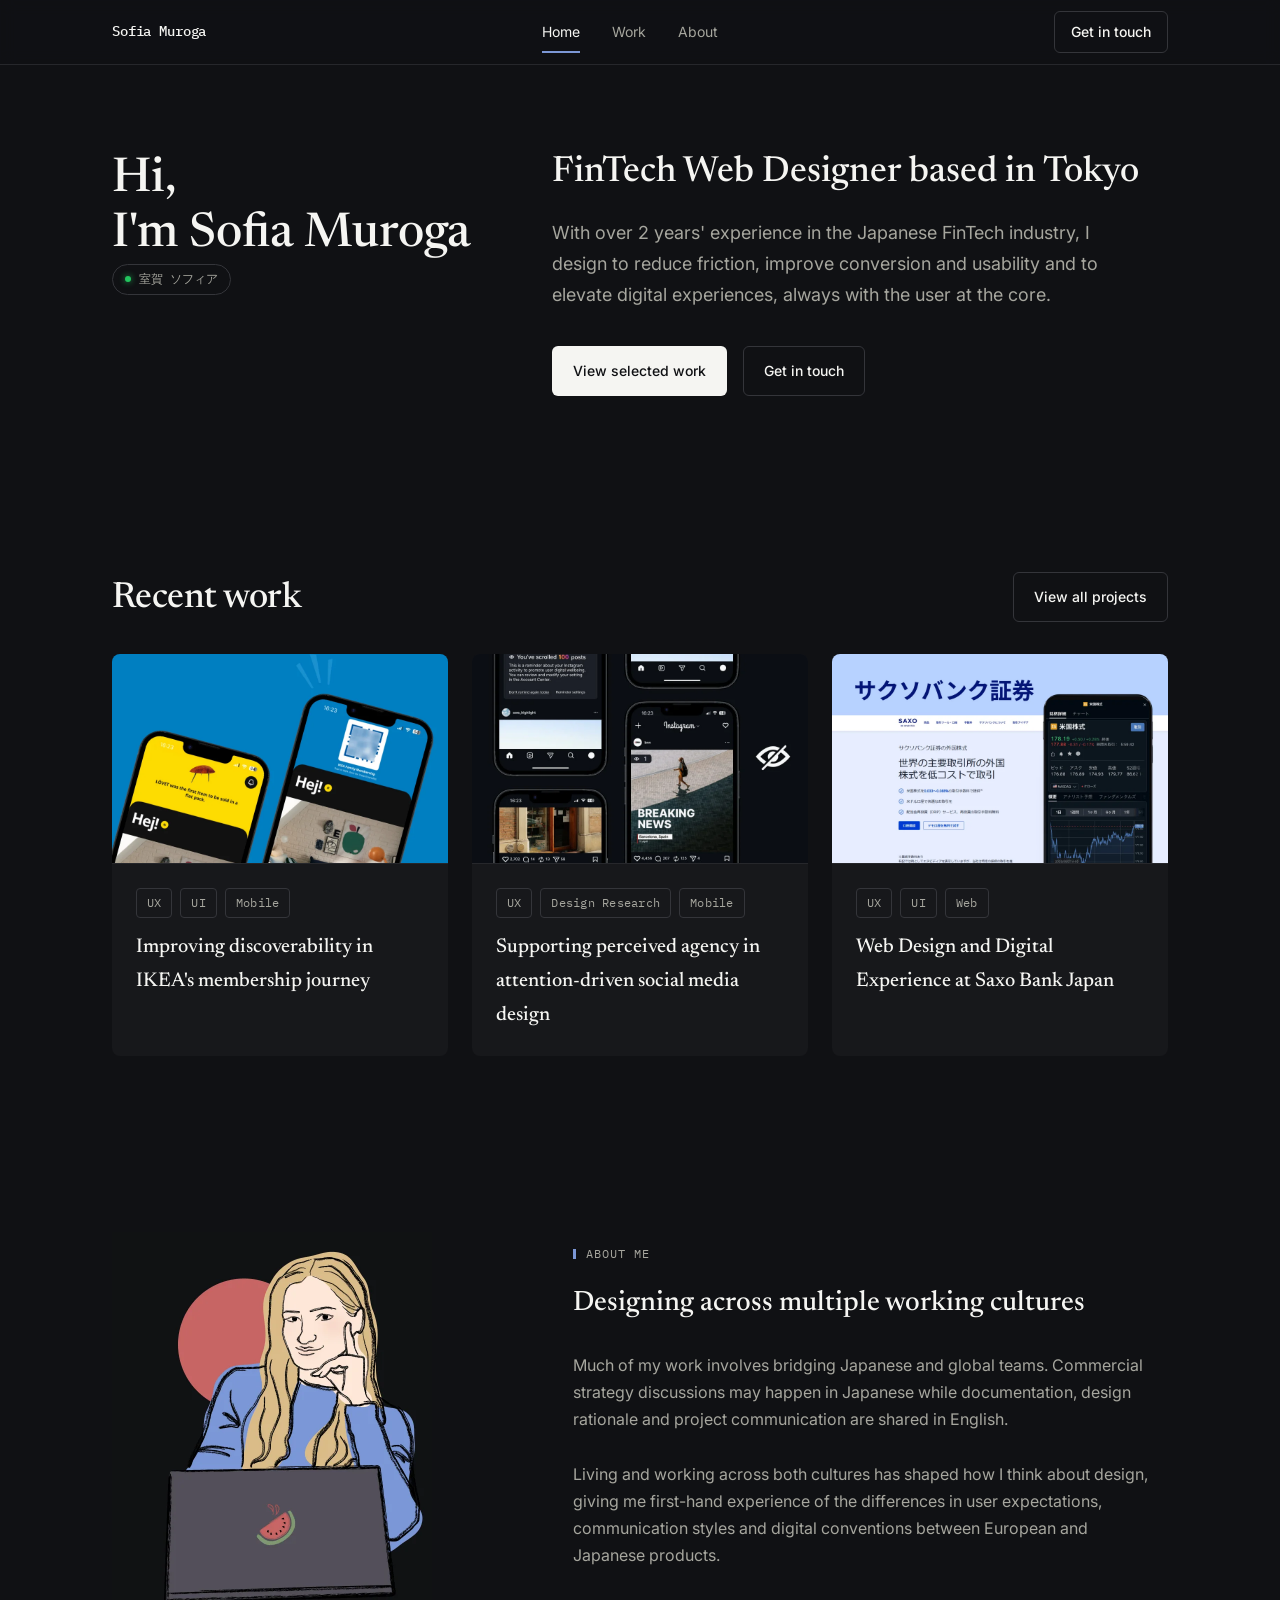
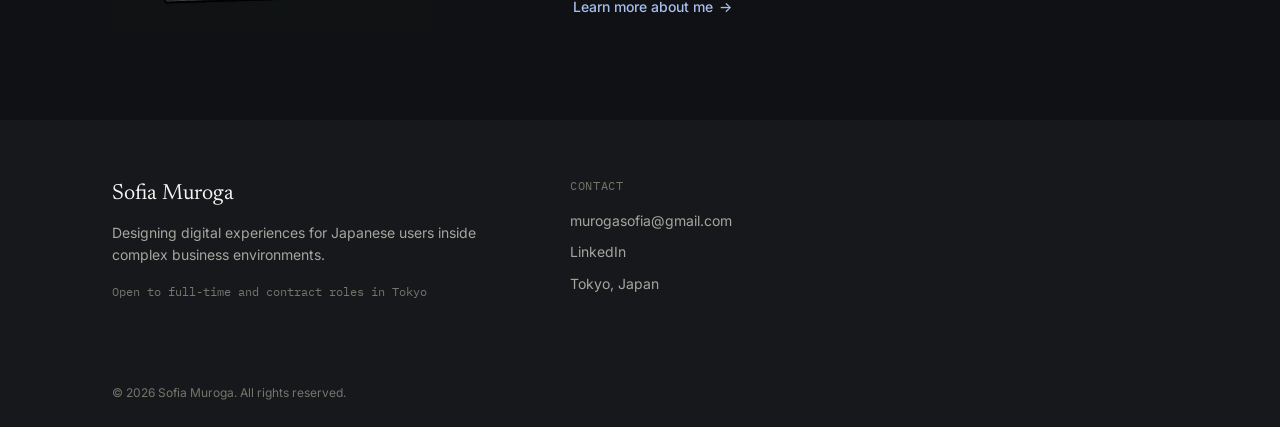
<file: index.html>
<!doctype html>
<html lang="en">
<head>
  <meta charset="UTF-8" />
  <meta name="viewport" content="width=device-width, initial-scale=1" />
  <meta name="robots" content="noindex, nofollow, noarchive, nosnippet, noimageindex" />
  <title>Sofia Muroga | Web Designer</title>

  <link rel="icon" href="favicon.svg" type="image/svg+xml" />

  <!-- Fonts (Google Fonts CDN) -->
  <link rel="preconnect" href="https://fonts.googleapis.com" />
  <link rel="preconnect" href="https://fonts.gstatic.com" crossorigin />
  <link href="https://fonts.googleapis.com/css2?family=Newsreader:wght@400;500;600&family=Inter:wght@400;500;600&family=IBM+Plex+Mono:wght@400;500&display=swap" rel="stylesheet" />

  <link rel="stylesheet" href="css/styles.css" />

</head>
<body data-page="home">
  <a href="#main-content" class="skip-link">Skip to main content</a>

  <header class="navbar">
    <nav aria-label="Primary" class="container navbar__inner">
      <a href="index.html" class="navbar__logo">
        Sofia Muroga
      </a>

      <ul class="navbar__links">
        <li><a href="index.html" aria-current="page">Home</a></li>
        <li><a href="projects.html">Work</a></li>
        <li><a href="about.html">About</a></li>
      </ul>

      <div class="navbar__cta">
        <a href="about.html#talk" class="btn btn--secondary btn--sm">Get in touch</a>
      </div>

      <button type="button" class="navbar__toggle" id="navToggle" aria-expanded="false" aria-controls="mobileNav" aria-label="Open menu">
        <svg class="navbar__icon-open" width="20" height="20" viewBox="0 0 20 20" fill="none" aria-hidden="true">
          <path d="M2.5 5.5H17.5M2.5 10H17.5M2.5 14.5H17.5" stroke="currentColor" stroke-width="1.5" stroke-linecap="round"/>
        </svg>
          <svg class="navbar__icon-close" width="20" height="20" viewBox="0 0 20 20" fill="none" aria-hidden="true">
            <path d="M4 4L16 16M16 4L4 16" stroke="currentColor" stroke-width="1.5" stroke-linecap="round"/>
        </svg>
      </button>
    </nav>

    <div id="mobileNav" class="navbar__mobile">
      <ul>
        <li><a href="index.html">Home</a></li>
        <li><a href="projects.html">Work</a></li>
        <li><a href="about.html">About</a></li>
      </ul>
      <a href="about.html#talk" class="btn btn--primary btn--block">Get in touch</a>
    </div>
  </header>

  <main id="main-content">
    <!-- Hero -->
    <section class="section hero">
      <div class="container hero__grid">
        <div class="bg-wm">
          <h1>Hi,<br>I'm Sofia Muroga</h1>

          <div class="hero__pill">
            <span class="hero__dot" aria-hidden="true"></span>
            室賀 ソフィア
          </div>
        </div>

        <div>
          <h2>FinTech Web Designer based in Tokyo</h2>
          <p class="hero__lede">
            With over 2 years' experience in the Japanese FinTech industry, I design to reduce friction, improve conversion and usability and to elevate digital experiences, always with the user at the core.
          </p>
          <div class="hero__actions">
            <a href="projects.html" class="btn btn--primary">View selected work</a>
            <a href="about.html#talk" class="btn btn--secondary">Get in touch</a>
          </div>
        </div>
      </div>
    </section>

    <!-- Selected work -->
    <section class="section">
      <div class="container">
        <div class="row-between">
          <div class="section-title">
            <h2>Recent work</h2>
          </div>
          <a href="projects.html" class="btn btn--secondary">View all projects</a>
        </div>

        <div class="project-grid">
          <a href="projects/checkout-redesign.html" class="card card--interactive project-card">
            <div class="project-card__media">
              <img src="images/projects/checkout-redesign/thumb.webp" alt="Preview thumbnail of the checkout redesign" width="960" height="720" loading="lazy" />
            </div>
            <div class="project-card__body">
              <div class="project-card__tags">
                <span class="tag">UX</span>
                <span class="tag">UI</span>
                <span class="tag">Mobile</span>
              </div>
              <h3>Improving discoverability in IKEA's membership journey</h3>
            </div>
          </a>

          <a href="projects/scroll-redesign.html" class="card card--interactive project-card" style="transition-delay:0.08s;">
            <div class="project-card__media">
              <img src="images/projects/scroll-redesign/thumb.webp" alt="Preview thumbnail of the scroll redesign" width="960" height="720" loading="lazy" />
            </div>
            <div class="project-card__body">
              <div class="project-card__tags">
                <span class="tag">UX</span>
                <span class="tag">Design Research</span>
                <span class="tag">Mobile</span>
              </div>
              <h3>Supporting perceived agency in attention-driven social media design</h3>
            </div>
          </a>

          <a href="projects/design-work.html" class="card card--interactive project-card" style="transition-delay:0.16s;">
            <div class="project-card__media">
              <img src="images/projects/design-work/thumb.webp" alt="Preview thumbnail of the web design work" width="960" height="720" loading="lazy" />
            </div>
            <div class="project-card__body">
              <div class="project-card__tags">
                <span class="tag">UX</span>
                <span class="tag">UI</span>
                <span class="tag">Web</span>
              </div>
              <h3>Web Design and Digital Experience at Saxo Bank Japan</h3>
            </div>
          </a>
        </div>
      </div>
    </section>

    <!-- About preview -->
    <section class="section">
      <div class="container photo-text-grid">
        <div class="photo-frame photo-frame--sm">
          <img src="images/misc/portrait.webp" alt="Hand-drawn photo of Sofia Muroga" loading="lazy" />
        </div>
        <div>
          <p class="eyebrow">About Me</p>
          <h2 style="font-size:1.75rem;">Designing across multiple working cultures</h2>
          <p style="margin-top:1.5rem; max-width:36rem; color:var(--ink-muted); line-height:1.7;">
            Much of my work involves bridging Japanese and global teams. 
            Commercial strategy discussions may happen in Japanese while documentation, design rationale and project communication are shared in English.
            <br><br>Living and working across both cultures has shaped how I think about design, giving me first-hand experience of the differences in user expectations, communication styles and digital conventions between European and Japanese products.
          </p>
          <div style="margin-top:1.5rem;">
            <a href="about.html" class="link-arrow">Learn more about me <span aria-hidden="true">→</span></a>
          </div>
        </div>
      </div>
    </section>

  </main>

  <footer class="footer">
    <div class="container footer__grid">
      <div class="footer__brand">
        <p>Sofia Muroga</p>
        <p class="tagline">Designing digital experiences for Japanese users inside complex business environments.</p>
        <p class="availability">Open to full-time and contract roles in Tokyo</p>
      </div>

      <div class="footer__col">
        <p class="mono-label footer__col-title">Contact</p>
        <ul>
          <li><a href="mailto:murogasofia@gmail.com">murogasofia@gmail.com</a></li>
          <li><a href="https://www.linkedin.com/in/sofia-muroga-201073151" target="_blank" rel="noreferrer noopener">LinkedIn</a></li>
          <li>Tokyo, Japan</li>
        </ul>
      </div>
    </div>

    <div class="container footer__bottom">
      <p data-footer-year>© 2026 Sofia Muroga. All rights reserved.</p>
    </div>
  </footer>

  <script src="js/main.js" defer></script>
</body>
</html>
</file>
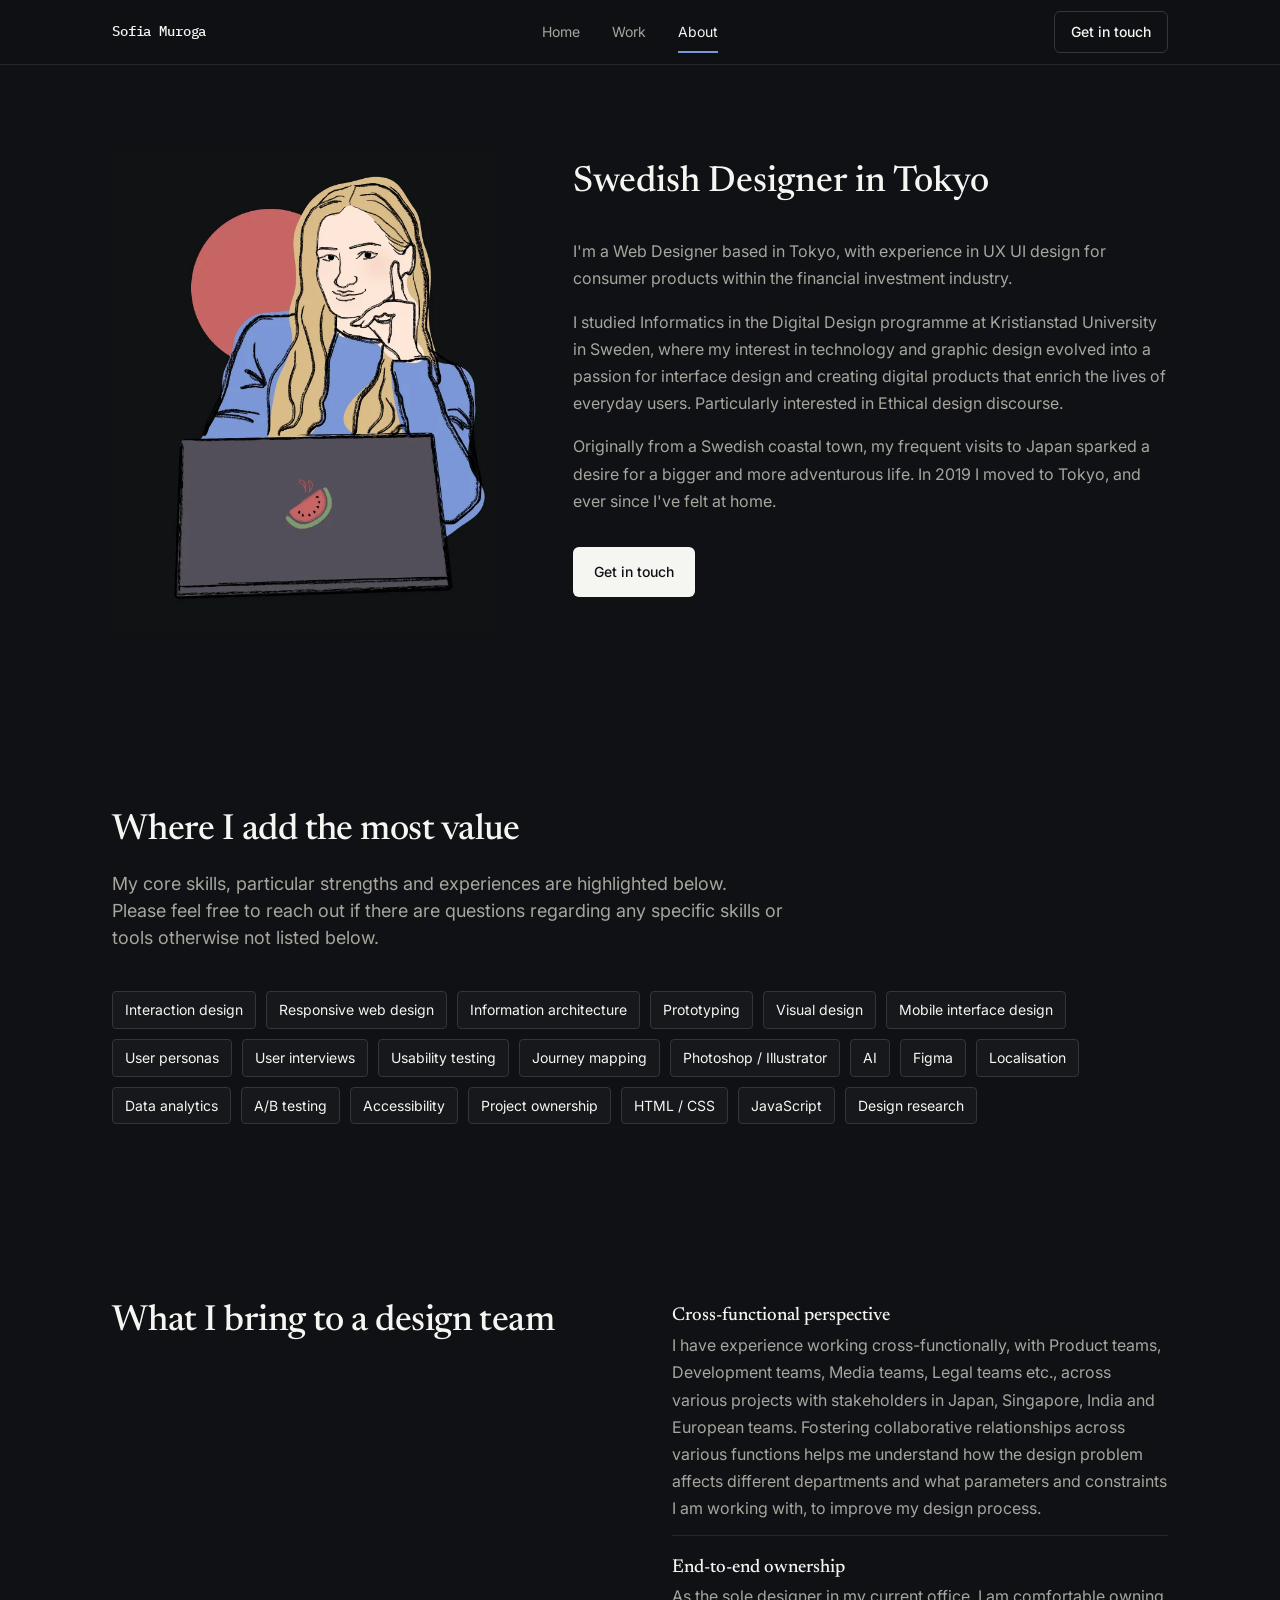
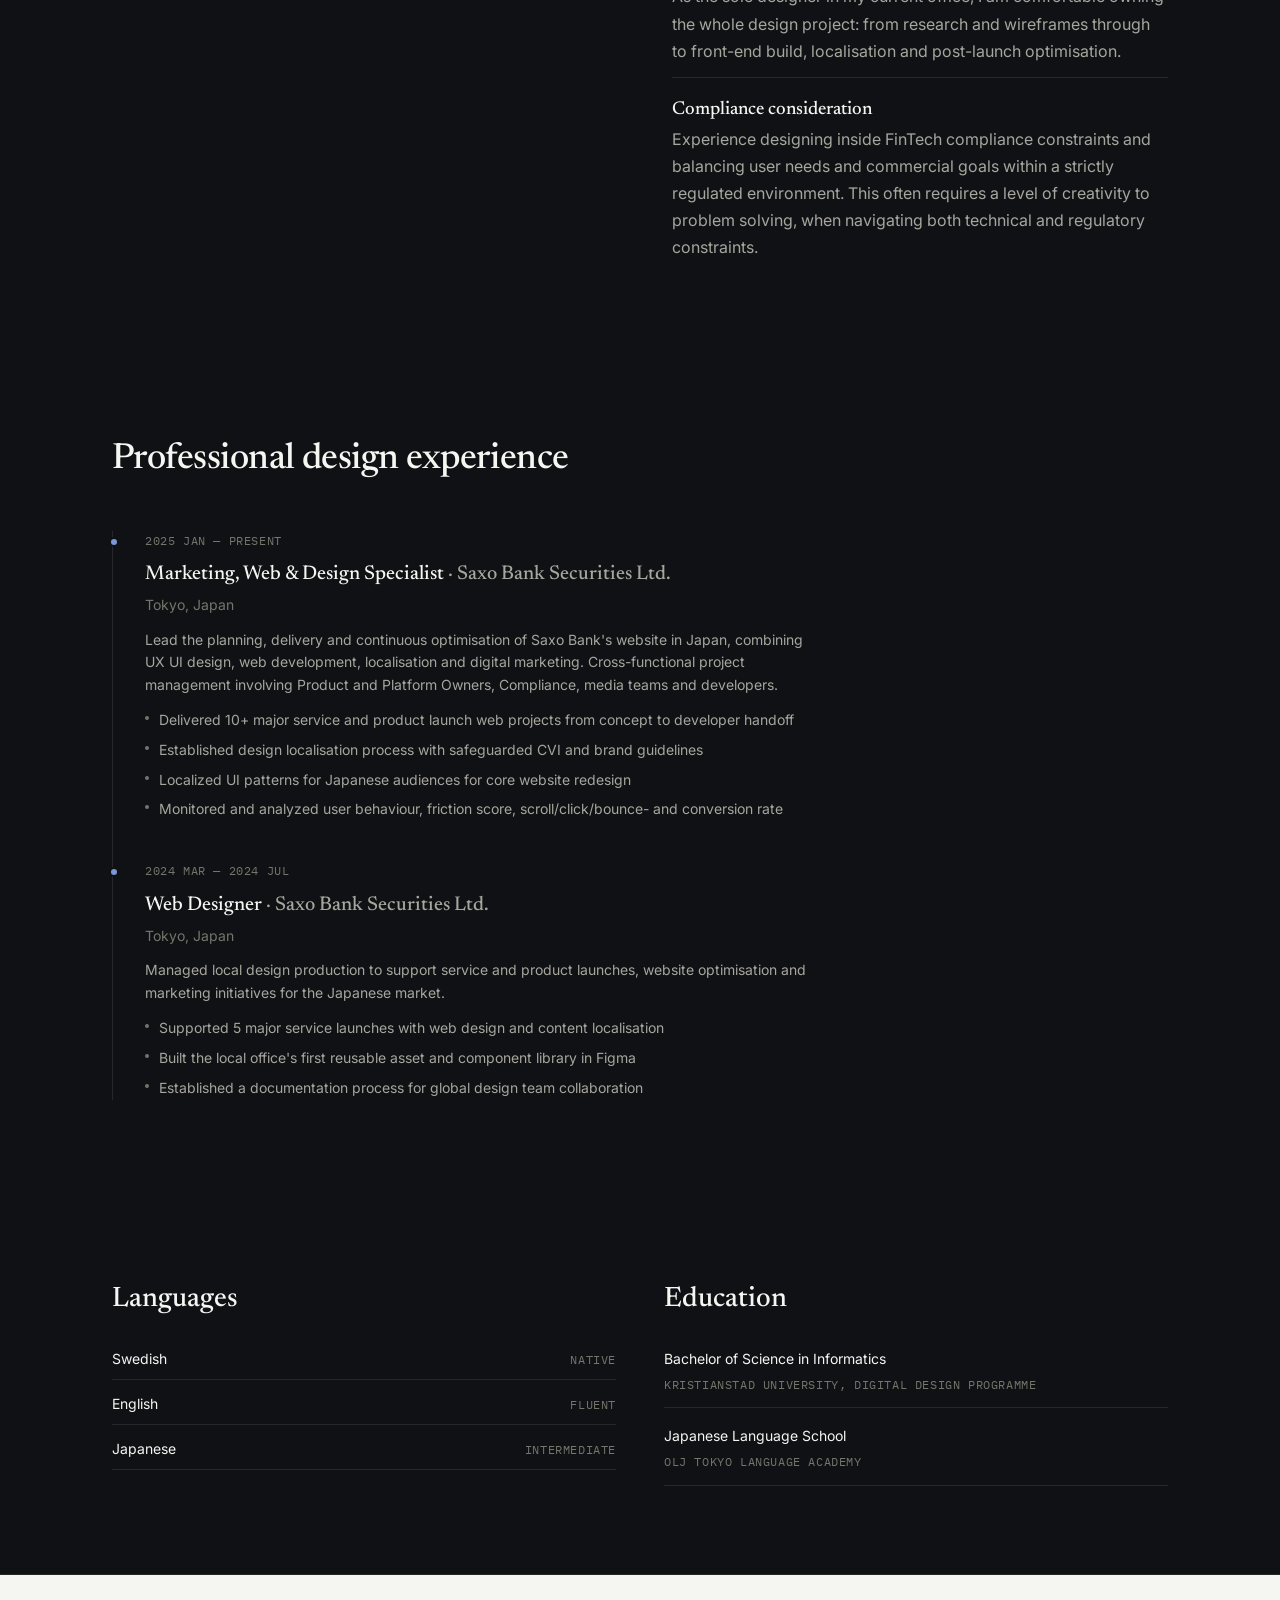
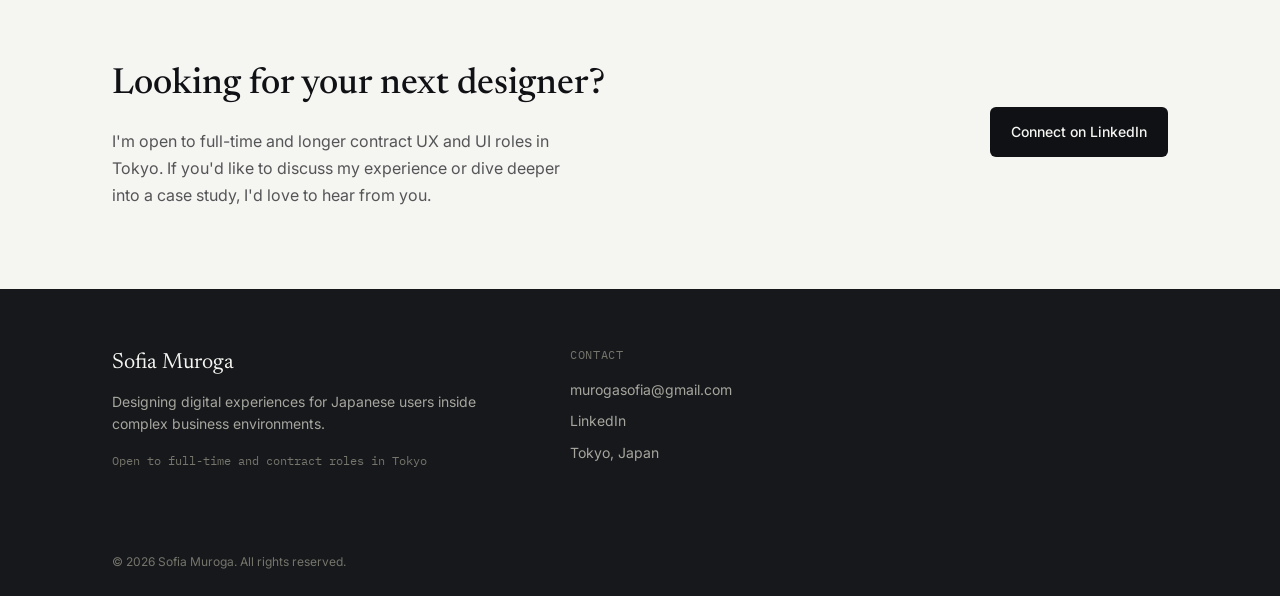
<file: about.html>
<!doctype html>
<html lang="en">
<head>
  <meta charset="UTF-8" />
  <meta name="viewport" content="width=device-width, initial-scale=1" />
  <meta name="robots" content="noindex, nofollow, noarchive, nosnippet, noimageindex" />
  <title>About | Sofia Muroga</title>

  <link rel="icon" href="favicon.svg" type="image/svg+xml" />

  <!-- Fonts (Google Fonts CDN) -->
  <link rel="preconnect" href="https://fonts.googleapis.com" />
  <link rel="preconnect" href="https://fonts.gstatic.com" crossorigin />
  <link href="https://fonts.googleapis.com/css2?family=Newsreader:wght@400;500;600&family=Inter:wght@400;500;600&family=IBM+Plex+Mono:wght@400;500&display=swap" rel="stylesheet" />

  <link rel="stylesheet" href="css/styles.css" />

</head>
<body data-page="about">
  <a href="#main-content" class="skip-link">Skip to main content</a>
  <header class="navbar">
    <nav aria-label="Primary" class="container navbar__inner">
      <a href="index.html" class="navbar__logo">
        Sofia Muroga
      </a>

      <ul class="navbar__links">
        <li><a href="index.html">Home</a></li>
        <li><a href="projects.html">Work</a></li>
        <li><a href="about.html" aria-current="page">About</a></li>
      </ul>

      <div class="navbar__cta">
        <a href="about.html#talk" class="btn btn--secondary btn--sm">Get in touch</a>
      </div>

      <button type="button" class="navbar__toggle" id="navToggle" aria-expanded="false" aria-controls="mobileNav" aria-label="Open menu">
        <svg class="navbar__icon-open" width="20" height="20" viewBox="0 0 20 20" fill="none" aria-hidden="true">
          <path d="M2.5 5.5H17.5M2.5 10H17.5M2.5 14.5H17.5" stroke="currentColor" stroke-width="1.5" stroke-linecap="round"/>
        </svg>
	<svg class="navbar__icon-close" width="20" height="20" viewBox="0 0 20 20" fill="none" aria-hidden="true">
		<path d="M4 4L16 16M16 4L4 16" stroke="currentColor" stroke-width="1.5" stroke-linecap="round"/>
        </svg>
      </button>
    </nav>

    <div id="mobileNav" class="navbar__mobile">
      <ul>
        <li><a href="index.html">Home</a></li>
        <li><a href="projects.html">Work</a></li>
        <li><a href="about.html">About</a></li>
      </ul>
      <a href="about.html#talk" class="btn btn--primary btn--block">Get in touch</a>
    </div>
  </header>

  <main id="main-content">
    <!-- Background -->
    <section class="section">
      <div class="container photo-text-grid photo-text-grid--start">
        <div class="photo-frame photo-frame--lg">
          <img src="images/misc/portrait.webp" alt="Hand-drawn photo of Sofia Muroga" loading="lazy" />
        </div>
        <div>
          <h2 style="font-size:2.25rem;">Swedish Designer in Tokyo</h2>
          <div class="prose-muted" style="margin-top:1.5rem; max-width:42rem;">
            <p>I'm a Web Designer based in Tokyo, with experience in UX UI design for consumer products within the financial investment industry.</p>
            <p>I studied Informatics in the Digital Design programme at Kristianstad University in Sweden, where my interest in technology and graphic design evolved into a passion for interface design and creating digital products that enrich the lives of everyday users. 
              Particularly interested in Ethical design discourse.</p>
            <p>Originally from a Swedish coastal town, my frequent visits to Japan sparked a desire for a bigger and more adventurous life. 
              In 2019 I moved to Tokyo, and ever since I've felt at home.</p>
          </div>

          <div style="margin-top:2rem; display:flex; flex-wrap:wrap; gap:1rem;">
            <a href="#talk" class="btn btn--primary">Get in touch</a>
          </div>
        </div>
      </div>
    </section>

    <!-- Core skills -->
    <section class="section">
      <div class="container">
        <div class="section-title">
          <h2>Where I add the most value</h2>
          <p>My core skills, particular strengths and experiences are highlighted below. Please feel free to reach out if there are questions regarding any specific skills or tools otherwise not listed below.</p>
        </div>
        <div style="margin-top:2.5rem; display:flex; flex-wrap:wrap; gap:0.625rem;">
          <span class="skill-badge skill-badge--proficient">Interaction design</span>
          <span class="skill-badge skill-badge--proficient">Responsive web design</span>
          <span class="skill-badge skill-badge--proficient">Information architecture</span>
          <span class="skill-badge skill-badge--proficient">Prototyping</span>
          <span class="skill-badge skill-badge--proficient">Visual design</span>
          <span class="skill-badge skill-badge--proficient">Mobile interface design</span>
          <span class="skill-badge skill-badge--proficient">User personas</span>
          <span class="skill-badge skill-badge--proficient">User interviews</span>
          <span class="skill-badge skill-badge--proficient">Usability testing</span>
          <span class="skill-badge skill-badge--proficient">Journey mapping</span>
          <span class="skill-badge skill-badge--proficient">Photoshop / Illustrator</span>
          <span class="skill-badge skill-badge--proficient">AI</span>
          <span class="skill-badge skill-badge--proficient">Figma</span>
          <span class="skill-badge skill-badge--proficient">Localisation</span>
          <span class="skill-badge skill-badge--proficient">Data analytics</span>
          <span class="skill-badge skill-badge--proficient">A/B testing</span>
          <span class="skill-badge skill-badge--proficient">Accessibility</span>
          <span class="skill-badge skill-badge--proficient">Project ownership</span>
          <span class="skill-badge skill-badge--proficient">HTML / CSS</span>
          <span class="skill-badge skill-badge--proficient">JavaScript</span>
          <span class="skill-badge skill-badge--proficient">Design research</span>
        </div>
      </div>
    </section>

    <!-- Strengths / differentiators -->
    <section class="section">
      <div class="container two-col-grid">
        <div class="section-title">
          <h2>What I bring to a design team</h2>
        </div>
        <div class="prose-muted">
          <div class="kv-block">
            <h3>Cross-functional perspective</h3>
            <p>I have experience working cross-functionally, with Product teams, Development teams, Media teams, Legal teams etc., across various projects with stakeholders in Japan, Singapore, India and European teams. 
              Fostering collaborative relationships across various functions helps me understand how the design problem affects different departments and what parameters and constraints I am working with, to improve my design process.
            </p>
          </div>
          <div class="kv-block">
            <h3>End-to-end ownership</h3>
            <p>As the sole designer in my current office, I am comfortable owning the whole design project: from research and wireframes through to front-end build, localisation and post-launch optimisation.</p>
          </div>
          <div>
            <h3>Compliance consideration</h3>
            <p>Experience designing inside FinTech compliance constraints and balancing user needs and commercial goals within a strictly regulated environment.
              This often requires a level of creativity to problem solving, when navigating both technical and regulatory constraints.
            </p>
          </div>
        </div>
      </div>
    </section>

    <!-- Experience snapshot -->
    <section class="section">
      <div class="container">
        <div class="section-title">
          <h2>Professional design experience</h2>
        </div>
        <ol class="timeline" style="margin-top:3rem;">
          <li class="timeline__item">
            <p class="mono-label">2025 Jan — Present</p>
            <h3>Marketing, Web & Design Specialist <span>· Saxo Bank Securities Ltd.</span></h3>
            <p class="timeline__location">Tokyo, Japan</p>
            <p class="timeline__summary">Lead the planning, delivery and continuous optimisation of Saxo Bank's website in Japan, combining UX UI design, web development, localisation and digital marketing. Cross-functional project management involving Product and Platform Owners, Compliance, media teams and developers.</p>
            <ul class="timeline__highlights">
              <li>Delivered 10+ major service and product launch web projects from concept to developer handoff</li>
              <li>Established design localisation process with safeguarded CVI and brand guidelines</li>
              <li>Localized UI patterns for Japanese audiences for core website redesign</li>
              <li>Monitored and analyzed user behaviour, friction score, scroll/click/bounce- and conversion rate</li>
            </ul>
          </li>
          <li class="timeline__item">
            <p class="mono-label">2024 Mar — 2024 Jul</p>
            <h3>Web Designer <span>· Saxo Bank Securities Ltd.</span></h3>
            <p class="timeline__location">Tokyo, Japan</p>
            <p class="timeline__summary">Managed local design production to support service and product launches, website optimisation and marketing initiatives for the Japanese market.</p>
            <ul class="timeline__highlights">
              <li>Supported 5 major service launches with web design and content localisation</li>
              <li>Built the local office's first reusable asset and component library in Figma</li>
              <li>Established a documentation process for global design team collaboration</li>
            </ul>
          </li>
        </ol>
      </div>
    </section>

    <!-- Languages + education -->
    <section class="section">
      <div class="container two-col-grid-tight">
        <div>
          <h2 style="font-size:1.75rem;">Languages</h2>
          <dl style="margin-top:1.5rem; display:flex; flex-direction:column; gap:0.75rem;">
            <div class="kv-row">
              <dt style="font-size:0.875rem; color:var(--ink);">Swedish</dt>
              <dd class="mono-label">Native</dd>
            </div>           
            <div class="kv-row">
              <dt style="font-size:0.875rem; color:var(--ink);">English</dt>
              <dd class="mono-label">Fluent</dd>
            </div>
            <div class="kv-row">
              <dt style="font-size:0.875rem; color:var(--ink);">Japanese</dt>
              <dd class="mono-label">Intermediate</dd>
            </div>
          </dl>
        </div>

        <div>
          <h2 style="font-size:1.75rem;">Education</h2>
          <dl style="margin-top:1.5rem; display:flex; flex-direction:column; gap:1rem;">
            <div class="kv-block">
              <dt style="font-size:0.875rem; color:var(--ink);">Bachelor of Science in Informatics</dt>
              <dd class="kv-block__row mono-label">
                <span>Kristianstad University, Digital Design programme</span>
              </dd>
            </div>
            <div class="kv-block">
              <dt style="font-size:0.875rem; color:var(--ink);">Japanese Language School</dt>
              <dd class="kv-block__row mono-label">
                <span>OLJ Tokyo Language Academy</span>
              </dd>
            </div>
          </dl>
        </div>
      </div>
    </section>

    <!-- CTA / merged contact -->
    <section id="talk" class="section--dark cta">
      <div class="container cta__inner">
        <div>
          <h2>Looking for your next designer?</h2>
          <p>I'm open to full-time and longer contract UX and UI roles in Tokyo. If you'd like to discuss my experience or dive deeper into a case study, I'd love to hear from you.</p>
        </div>
        <div class="cta__actions">
          <a href="https://www.linkedin.com/in/sofia-muroga-201073151" target="_blank" rel="noreferrer noopener" class="btn btn--on-dark">Connect on LinkedIn</a>
        </div>
      </div>
    </section>
  </main>

  <footer class="footer">
    <div class="container footer__grid">
      <div class="footer__brand">
        <p>Sofia Muroga</p>
        <p class="tagline">Designing digital experiences for Japanese users inside complex business environments.</p>
        <p class="availability">Open to full-time and contract roles in Tokyo</p>
      </div>

      <div class="footer__col">
        <p class="mono-label footer__col-title">Contact</p>
        <ul>
          <li><a href="mailto:murogasofia@gmail.com">murogasofia@gmail.com</a></li>
          <li><a href="https://www.linkedin.com/in/sofia-muroga-201073151" target="_blank" rel="noreferrer noopener">LinkedIn</a></li>
          <li>Tokyo, Japan</li>
        </ul>
      </div>
    </div>

    <div class="container footer__bottom">
      <p data-footer-year>© 2026 Sofia Muroga. All rights reserved.</p>
    </div>
  </footer>

  <script src="js/main.js" defer></script>
</body>
</html>
</file>
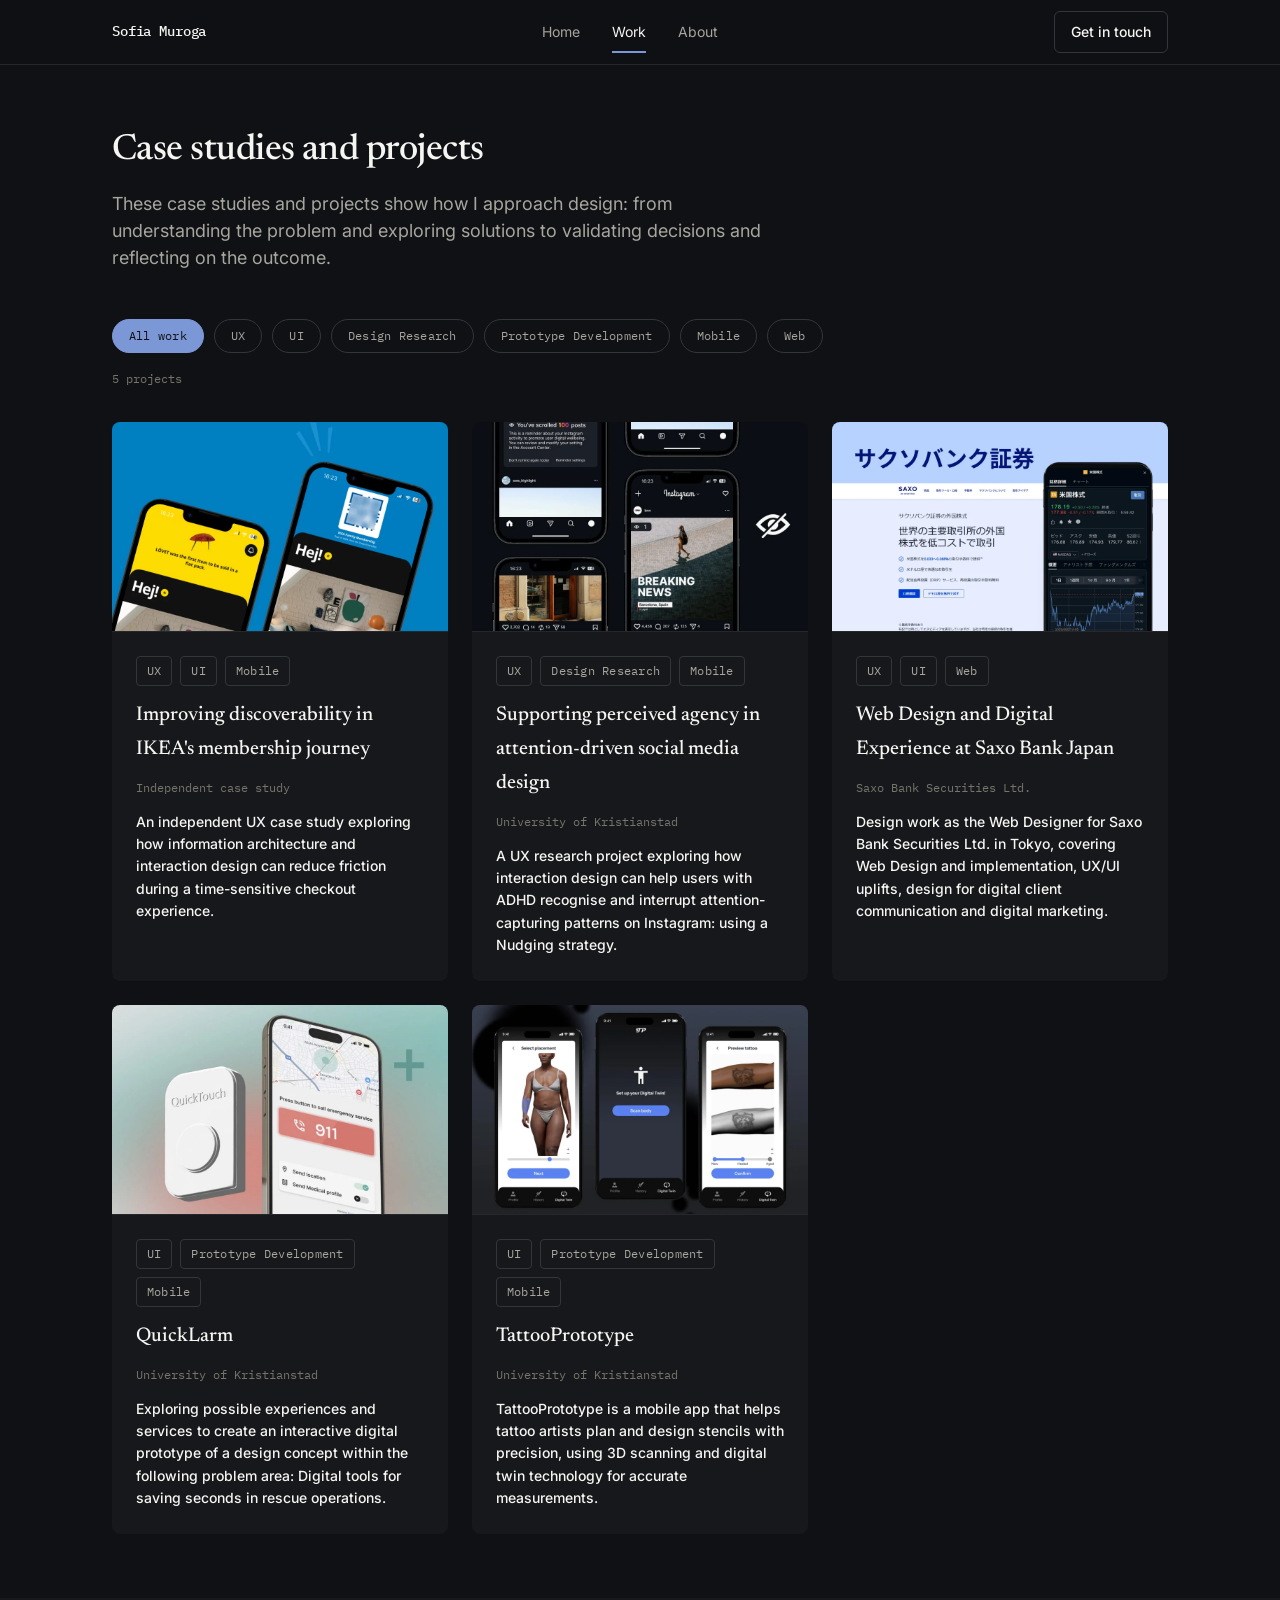
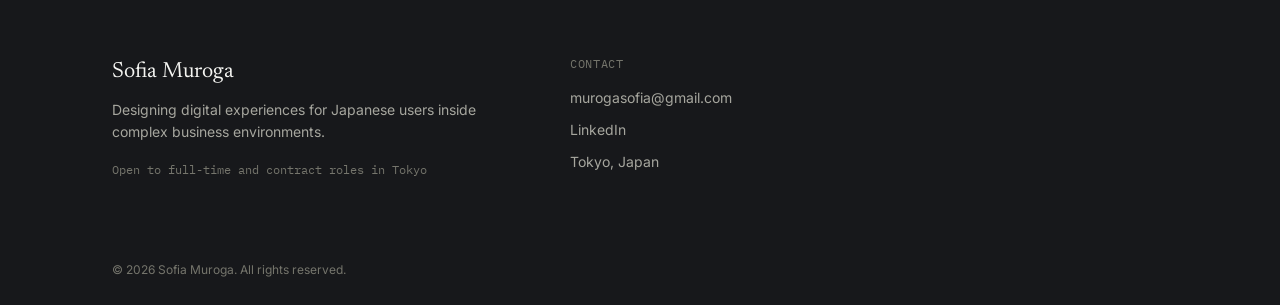
<file: projects.html>
<!doctype html>
<html lang="en">
<head>
  <meta charset="UTF-8" />
  <meta name="viewport" content="width=device-width, initial-scale=1" />
  <meta name="robots" content="noindex, nofollow, noarchive, nosnippet, noimageindex" />
  <title>Work | Sofia Muroga</title>

  <link rel="icon" href="favicon.svg" type="image/svg+xml" />

  <!-- Fonts (Google Fonts CDN) -->
  <link rel="preconnect" href="https://fonts.googleapis.com" />
  <link rel="preconnect" href="https://fonts.gstatic.com" crossorigin />
  <link href="https://fonts.googleapis.com/css2?family=Newsreader:wght@400;500;600&family=Inter:wght@400;500;600&family=IBM+Plex+Mono:wght@400;500&display=swap" rel="stylesheet" />

  <link rel="stylesheet" href="css/styles.css" />

</head>
<body data-page="work">
  <a href="#main-content" class="skip-link">Skip to main content</a>
  <header class="navbar">
    <nav aria-label="Primary" class="container navbar__inner"> 
      <a href="index.html" class="navbar__logo">
        Sofia Muroga
      </a>

      <ul class="navbar__links">
        <li><a href="index.html">Home</a></li>
        <li><a href="projects.html" aria-current="page">Work</a></li>
        <li><a href="about.html">About</a></li>
      </ul>

      <div class="navbar__cta">
        <a href="about.html#talk" class="btn btn--secondary btn--sm">Get in touch</a>
      </div>

      <button type="button" class="navbar__toggle" id="navToggle" aria-expanded="false" aria-controls="mobileNav" aria-label="Open menu">
        <svg class="navbar__icon-open" width="20" height="20" viewBox="0 0 20 20" fill="none" aria-hidden="true">
          <path d="M2.5 5.5H17.5M2.5 10H17.5M2.5 14.5H17.5" stroke="currentColor" stroke-width="1.5" stroke-linecap="round"/>
        </svg>
	<svg class="navbar__icon-close" width="20" height="20" viewBox="0 0 20 20" fill="none" aria-hidden="true">
		<path d="M4 4L16 16M16 4L4 16" stroke="currentColor" stroke-width="1.5" stroke-linecap="round"/>
        </svg>
      </button>
    </nav>

    <div id="mobileNav" class="navbar__mobile">
      <ul>
        <li><a href="index.html">Home</a></li>
        <li><a href="projects.html">Work</a></li>
        <li><a href="about.html">About</a></li>
      </ul>
      <a href="about.html#talk" class="btn btn--primary btn--block">Get in touch</a>
    </div>
  </header>

  <main id="main-content">
    <div class="container" style="padding-block: var(--space-16);">
      <div class="section-title">
        <h2 style="font-size:2.25rem;">Case studies and projects</h2>
        <p>These case studies and projects show how I approach design: from understanding the problem and exploring solutions to validating decisions and reflecting on the outcome.</p>
      </div>

      <div style="margin-top:3rem;">
        <div class="filter-bar" role="group" aria-label="Filter projects by category">
          <button type="button" class="chip" data-filter-chip="all" aria-pressed="true">All work</button>
          <button type="button" class="chip" data-filter-chip="UX" aria-pressed="false">UX</button>
          <button type="button" class="chip" data-filter-chip="UI" aria-pressed="false">UI</button>
          <button type="button" class="chip" data-filter-chip="Design Research" aria-pressed="false">Design Research</button>
          <button type="button" class="chip" data-filter-chip="Prototype Development" aria-pressed="false">Prototype Development</button>
          <button type="button" class="chip" data-filter-chip="Mobile" aria-pressed="false">Mobile</button>
          <button type="button" class="chip" data-filter-chip="Web" aria-pressed="false">Web</button>
        </div>

        <p class="filter-count" data-filter-count aria-live="polite">5 projects</p>

        <div class="project-grid">
          <a href="projects/checkout-redesign.html" class="card card--interactive project-card" data-categories="UX,UI,Mobile">
            <div class="project-card__media">
              <img src="images/projects/checkout-redesign/thumb.webp" alt="Preview thumbnail of the checkout redesign" width="960" height="720" loading="lazy" />
            </div>
            <div class="project-card__body">
              <div class="project-card__tags">
                <span class="tag">UX</span>
                <span class="tag">UI</span>
                <span class="tag">Mobile</span>
              </div>
              <h3>Improving discoverability in IKEA's membership journey</h3>
              <dl class="project-card__meta">
                <div><dt class="visually-hidden">Timeline</dt><dd>Independent case study</dd></div>
              </dl>
              <p class="project-card__outcome">An independent UX case study exploring how information architecture and interaction design can reduce friction during a time-sensitive checkout experience.</p>
            </div>
          </a>

          <a href="projects/scroll-redesign.html" class="card card--interactive project-card" data-categories="UX,Design Research,Mobile">
            <div class="project-card__media">
              <img src="images/projects/scroll-redesign/thumb.webp" alt="Preview thumbnail of the scroll redesign" width="960" height="720" loading="lazy" />
            </div>
            <div class="project-card__body">
              <div class="project-card__tags">
                <span class="tag">UX</span>
                <span class="tag">Design Research</span>
                <span class="tag">Mobile</span>
              </div>
              <h3>Supporting perceived agency in attention-driven social media design</h3>
              <dl class="project-card__meta">
                <div><dt class="visually-hidden">Timeline</dt><dd>University of Kristianstad</dd></div>
              </dl>
              <p class="project-card__outcome">A UX research project exploring how interaction design can help users with ADHD recognise and interrupt attention-capturing patterns on Instagram: using a Nudging strategy.</p>
            </div>
          </a>

          <a href="projects/design-work.html" class="card card--interactive project-card" data-categories="UX,UI,Web">
            <div class="project-card__media">
              <img src="images/projects/design-work/thumb.webp" alt="Preview thumbnail of the web design work" width="960" height="720" loading="lazy" />
            </div>
            <div class="project-card__body">
              <div class="project-card__tags">
                <span class="tag">UX</span>
                <span class="tag">UI</span>
                <span class="tag">Web</span>
              </div>
              <h3>Web Design and Digital Experience at Saxo Bank Japan</h3>
              <dl class="project-card__meta">
                <div><dt class="visually-hidden">Timeline</dt><dd>Saxo Bank Securities Ltd.</dd></div>
              </dl>
              <p class="project-card__outcome">Design work as the Web Designer for Saxo Bank Securities Ltd. in Tokyo, covering Web Design and implementation, UX/UI uplifts, design for digital client communication and digital marketing.</p>
            </div>
          </a>

          <a href="projects/quick-larm.html" class="card card--interactive project-card" data-categories="UI,Prototype Development,Mobile">
            <div class="project-card__media">
              <img src="images/projects/quick-larm/thumb.webp" alt="Preview thumbnail of the QuickLarm design project" width="960" height="720" loading="lazy" />
            </div>
            <div class="project-card__body">
              <div class="project-card__tags">
                <span class="tag">UI</span>
                <span class="tag">Prototype Development</span>
                <span class="tag">Mobile</span>
              </div>
              <h3>QuickLarm</h3>
              <dl class="project-card__meta">
                <div><dt class="visually-hidden">Timeline</dt><dd>University of Kristianstad</dd></div>
              </dl>
              <p class="project-card__outcome">Exploring possible experiences and services to create an interactive digital prototype of a design concept within the following problem area: Digital tools for saving seconds in rescue operations.</p>
            </div>
          </a>

          <a href="projects/tattoo-prototype.html" class="card card--interactive project-card" data-categories="UI,Prototype Development,Mobile">
            <div class="project-card__media">
              <img src="images/projects/tattoo-prototype/thumb.webp" alt="Preview thumbnail of the TattooPrototype design project" width="960" height="720" loading="lazy" />
            </div>
            <div class="project-card__body">
              <div class="project-card__tags">
                <span class="tag">UI</span>
                <span class="tag">Prototype Development</span>
                <span class="tag">Mobile</span>
              </div>
              <h3>TattooPrototype</h3>
              <dl class="project-card__meta">
                <div><dt class="visually-hidden">Timeline</dt><dd>University of Kristianstad</dd></div>
              </dl>
              <p class="project-card__outcome">TattooPrototype is a mobile app that helps tattoo artists plan and design stencils with precision, using 3D scanning and digital twin technology for accurate measurements.</p>
            </div>
          </a>

        </div>

        <div class="empty-state" data-empty-state hidden>
          <p>No projects in this category yet.</p>
          <p>Try a different filter.</p>
        </div>
      </div>
    </div>
  </main>

  <footer class="footer">
    <div class="container footer__grid">
      <div class="footer__brand">
        <p>Sofia Muroga</p>
        <p class="tagline">Designing digital experiences for Japanese users inside complex business environments.</p>
        <p class="availability">Open to full-time and contract roles in Tokyo</p>
      </div>

      <div class="footer__col">
        <p class="mono-label footer__col-title">Contact</p>
        <ul>
          <li><a href="mailto:murogasofia@gmail.com">murogasofia@gmail.com</a></li>
          <li><a href="https://www.linkedin.com/in/sofia-muroga-201073151" target="_blank" rel="noreferrer noopener">LinkedIn</a></li>
          <li>Tokyo, Japan</li>
        </ul>
      </div>
    </div>

    <div class="container footer__bottom">
      <p data-footer-year>© 2026 Sofia Muroga. All rights reserved.</p>
    </div>
  </footer>

  <script src="js/main.js" defer></script>
  <script src="js/project-filter.js" defer></script>
</body>
</html>
</file>
<file: css/styles.css>
/* ==========================================================================
   Sofia Muroga — Design Portfolio
   Hand-written CSS.
   Organized as: tokens -> reset/base -> layout -> components -> utilities
   ========================================================================== */

/* ---- Design tokens -------------------------------------------------------
   Single source of truth for colors, spacing, radius and shadow values.
   -------------------------------------------------------------------------- */
:root {
  color-scheme: dark;

  /* Color */
  --paper: #101114;
  --paper-alt: #17181b;
  --ink: #f5f5f2;
  --ink-muted: #a6a69e;
  --ink-faint: #75756c;
  --line: #26272b;
  --line-strong: #34353a;
  --indigo: #7c97d6;
  --indigo-deep: #a7beec;
  --indigo-soft: #1b2740;
  --signal-success: #5fcb8c;
  --signal-warning: #e3a75c;
  --signal-online: #22c55e;

  /* Type */
  --font-display: "Newsreader", Georgia, serif;
  --font-sans: "Inter", system-ui, sans-serif;
  --font-mono: "IBM Plex Mono", ui-monospace, monospace;

  /* Spacing (8px baseline) */
  --space-1: 0.25rem;
  --space-2: 0.5rem;
  --space-3: 0.75rem;
  --space-4: 1rem;
  --space-5: 1.25rem;
  --space-6: 1.5rem;
  --space-7: 1.75rem;
  --space-8: 2rem;
  --space-9: 2.25rem;
  --space-10: 2.5rem;
  --space-12: 3rem;
  --space-14: 3.5rem;
  --space-16: 4rem;
  --space-18: 4.5rem;
  --space-20: 5rem;
  --space-22: 5.5rem;
  --space-30: 7.5rem;

  /* Radius */
  --radius-sm: 4px;
  --radius: 6px;
  --radius-md: 8px;
  --radius-lg: 12px;
  --radius-xl: 16px;

  /* Shadow */
  --shadow-subtle: 0 1px 2px rgba(0, 0, 0, 0.24);
  --shadow-raised: 0 12px 32px -8px rgba(0, 0, 0, 0.55);
  --shadow-focus: 0 0 0 3px rgba(124, 151, 214, 0.45);

  /* Motion */
  --ease-calm: cubic-bezier(0.22, 1, 0.36, 1);

  /* Layout */
  --content-max: 72rem;
  --prose-max: 42rem;
}

/* ---- Reset / base ---------------------------------------------------- */
*,
*::before,
*::after {
  box-sizing: border-box;
  border-color: var(--line);
}

html {
  scroll-behavior: smooth;
}

body {
  margin: 0;
  background: var(--paper);
  color: var(--ink);
  font-family: var(--font-sans);
  font-size: 1rem;
  line-height: 1.7;
  -webkit-font-smoothing: antialiased;
  text-rendering: optimizeLegibility;
}

img {
  max-width: 100%;
  display: block;
}

a {
  color: inherit;
  text-decoration: none;
}

button {
  font: inherit;
  color: inherit;
  background: none;
  border: none;
  cursor: pointer;
}

h1, h2, h3, h4 {
  font-family: var(--font-display);
  color: var(--ink);
  margin: 0;
  font-weight: 500;
}

p { margin: 0; }
ul, ol { margin: 0; padding: 0; list-style: none; }
dl, dd { margin: 0; }

::selection {
  background-color: #263a5c;
  color: #eef2fa;
}

:focus-visible {
  outline: 2px solid transparent;
  box-shadow: var(--shadow-focus);
  border-radius: 2px;
}

@media (prefers-reduced-motion: reduce) {
  html { scroll-behavior: auto; }
  *, *::before, *::after {
    animation-duration: 0.01ms !important;
    animation-iteration-count: 1 !important;
    transition-duration: 0.01ms !important;
    scroll-behavior: auto !important;
  }
}

/* ---- Layout: container, sections -------------------------------------- */
.container {
  width: 100%;
  max-width: var(--content-max);
  margin-inline: auto;
  padding-inline: 1.25rem;
}
@media (min-width: 640px) { .container { padding-inline: 2rem; } }
@media (min-width: 1024px) { .container { padding-inline: 3rem; } }

.section {
  padding-block: var(--space-16);
}
@media (min-width: 640px) { .section { padding-block: var(--space-22); } }
.section--dark { background: var(--ink); border-top: 1px solid var(--line); }

/* ---- Typography helpers ----------------------------------------------- */
.eyebrow {
  display: flex;
  align-items: center;
  gap: 0.625rem;
  margin-bottom: var(--space-4);
  font-family: var(--font-mono);
  font-size: 0.75rem;
  text-transform: uppercase;
  letter-spacing: 0.08em;
  color: var(--ink-muted);
}
.eyebrow::before {
  content: "";
  display: block;
  width: 3px;
  height: 0.625rem;
  background: var(--indigo);
  flex-shrink: 0;
}

.accent-title {
  display: flex;
  align-items: center;
  gap: 0.625rem;
}

.accent-title::before {
  content: "";
  display: block;
  width: 4px;
  height: 2rem;
  background: var(--indigo);
  flex-shrink: 0;
}

.section-title { max-width: 42rem; }
.section-title h2 {
  font-size: 1.75rem;
  line-height: 1.35;
  letter-spacing: -0.01em;
}

@media (min-width: 640px) { .section-title h2 { font-size: 2.25rem; line-height: 1.25; letter-spacing: -0.015em; } }
.section-title p:not(.eyebrow) {
  margin-top: var(--space-4);
  font-size: 1.125rem;
  line-height: 1.5;
  color: var(--ink-muted);
}

.mono-label {
  font-family: var(--font-mono);
  font-size: 0.75rem;
  text-transform: uppercase;
  letter-spacing: 0.05em;
  color: var(--ink-faint);
}

/* ---- Navbar ------------------------------------------------------------ */
.navbar {
  position: sticky;
  top: 0;
  z-index: 50;
  border-bottom: 1px solid var(--line);
  background: rgba(16, 17, 20, 0.9);
  backdrop-filter: blur(8px);
  -webkit-backdrop-filter: blur(8px);
}
.navbar__inner {
  display: flex;
  align-items: center;
  justify-content: space-between;
  height: 4rem;
}
.navbar__logo {
  font-family: var(--font-mono);
  font-size: 0.875rem;
  font-weight: 500;
  letter-spacing: -0.01em;
  border-radius: 2px;
}

.navbar__links {
  display: none;
  align-items: center;
  gap: 2rem;
  list-style: none;
  margin: 0;
  padding: 0;
}
@media (min-width: 768px) { .navbar__links { display: flex; } }
.navbar__links a {
  position: relative;
  display: inline-block;
  padding-block: 0.5rem;
  font-size: 0.875rem;
  color: var(--ink-muted);
  transition: color 0.2s var(--ease-calm);
  border-radius: 2px;
}
.navbar__links a:hover { color: var(--ink); }
.navbar__links a[aria-current="page"] { color: var(--ink); }
.navbar__links a[aria-current="page"]::after {
  content: "";
  position: absolute;
  left: 0;
  bottom: -1px;
  width: 100%;
  height: 2px;
  background: var(--indigo);
}

.navbar__cta { display: none; }
@media (min-width: 768px) { .navbar__cta { display: block; } }

.navbar__toggle {
  display: inline-flex;
  align-items: center;
  justify-content: center;
  padding: 0.5rem;
  border-radius: 2px;
}
@media (min-width: 768px) { .navbar__toggle { display: none; } }

.navbar__icon-close { display: none; }
.navbar__toggle[aria-expanded="true"] .navbar__icon-open { display: none; }
.navbar__toggle[aria-expanded="true"] .navbar__icon-close { display: block; }

.navbar__mobile {
  display: none;
  border-top: 1px solid var(--line);
  background: var(--paper);
  padding: 0.5rem 1.25rem 1.5rem;
}
.navbar__mobile.is-open { display: block; }
@media (min-width: 768px) { .navbar__mobile { display: none !important; } }
.navbar__mobile ul { display: flex; flex-direction: column; }
.navbar__mobile li { border-bottom: 1px solid var(--line); }
.navbar__mobile li:last-child { border-bottom: none; }
.navbar__mobile a:not(.btn) {
  display: block;
  padding-block: 1rem;
  font-size: 1rem;
  color: var(--ink);
  border-radius: 2px;
}
.navbar__mobile .btn { width: 100%; margin-top: 1rem; }

/* ---- Footer -------------------------------------------------------------*/
.footer { background: var(--paper-alt); }
.footer__grid {
  display: grid;
  gap: var(--space-10);
  padding-block: var(--space-14);
  grid-template-columns: 1fr;
}
@media (min-width: 768px) { .footer__grid { grid-template-columns: 1.5fr 1fr 1fr; } }
.footer__brand p:first-child { font-family: var(--font-display); font-size: 1.375rem; }
.footer__brand p.tagline { margin-top: 0.5rem; max-width: 24rem; font-size: 0.875rem; line-height: 1.6; color: var(--ink-muted); }
.footer__brand p.availability { margin-top: 1rem; font-family: var(--font-mono); font-size: 0.75rem; color: var(--ink-faint); }
.footer__col-title { margin-bottom: 0.75rem; }
.footer__col ul { display: flex; flex-direction: column; gap: 0.5rem; }
.footer__col a, .footer__col li { font-size: 0.875rem; color: var(--ink-muted); }
.footer__col a { border-radius: 2px; transition: color 0.2s; }
.footer__col a:hover { color: var(--indigo-deep); }
.footer__bottom {
  display: flex; flex-direction: column; gap: 0.5rem;
  padding-block: 1.5rem;
  font-size: 0.75rem; color: var(--ink-faint);
}
@media (min-width: 640px) { .footer__bottom { flex-direction: row; align-items: center; justify-content: space-between; } }

/* ---- Buttons -------------------------------------------------------------*/
.btn {
  display: inline-flex;
  align-items: center;
  justify-content: center;
  gap: 0.5rem;
  white-space: nowrap;
  border-radius: var(--radius);
  font-family: var(--font-sans);
  font-weight: 500;
  font-size: 0.875rem;
  padding: 0.75rem 1.25rem;
  transition: background-color 0.2s var(--ease-calm), border-color 0.2s var(--ease-calm), color 0.2s var(--ease-calm);
  border: 1px solid transparent;
}
.btn--sm { padding: 0.5rem 1rem; }
.btn--primary { background: var(--ink); color: var(--paper); }
.btn--primary:hover { background: var(--indigo-deep); }
.btn--secondary { background: transparent; color: var(--ink); border-color: var(--line-strong); }
.btn--secondary:hover { border-color: var(--ink); background: var(--paper-alt); }
.btn--on-dark { background: var(--paper); color: var(--ink); }
.btn--on-dark:hover { background: var(--indigo-soft); }
.btn--block { width: 100%; }

/* ---- Tags / chips ----------------------------------------------------- */
.tag {
  display: inline-flex;
  align-items: center;
  border: 1px solid var(--line-strong);
  border-radius: var(--radius-sm);
  padding: 0.25rem 0.625rem;
  font-family: var(--font-mono);
  font-size: 0.75rem;
  letter-spacing: 0.02em;
  color: var(--ink-muted);
}

.chip {
  display: inline-flex;
  align-items: center;
  border: 1px solid var(--line-strong);
  border-radius: 999px;
  padding: 0.375rem 1rem;
  font-family: var(--font-mono);
  font-size: 0.75rem;
  letter-spacing: 0.02em;
  color: var(--ink-muted);
  background: transparent;
  transition: border-color 0.2s var(--ease-calm), color 0.2s var(--ease-calm), background-color 0.2s var(--ease-calm);
}
.chip:hover { border-color: var(--ink); color: var(--ink); }
.chip[aria-pressed="true"] { border-color: var(--indigo); background: var(--indigo); color: var(--paper); }

.skill-badge {
  display: inline-flex;
  align-items: center;
  gap: 0.375rem;
  border-radius: var(--radius-sm);
  padding: 0.375rem 0.75rem;
  font-size: 0.875rem;
  border: 1px solid var(--line);
  color: var(--ink-muted);
  background: transparent;
}
.skill-badge--proficient { border-color: var(--line-strong); background: var(--paper-alt); color: var(--ink); }

/* ---- Cards -------------------------------------------------------------*/
.card {
  border-radius: var(--radius-md);
  background: var(--paper-alt);
}
.card--interactive {
  transition: transform 0.3s var(--ease-calm), border-color 0.3s var(--ease-calm), box-shadow 0.3s var(--ease-calm);
}
.card--interactive:hover { transform: translateY(-4px); border-color: var(--line-strong); box-shadow: var(--shadow-raised); }

/* ---- Stat grid (hero stats / metrics) -----------------------------------*/
.stat-grid {
  display: grid;
  grid-template-columns: repeat(2, 1fr);
  gap: 1px;
  overflow: hidden;
  border-radius: var(--radius-md);
  border: 1px solid var(--line);
  background: var(--line);
}
@media (min-width: 640px) { .stat-grid--metrics { grid-template-columns: repeat(3, 1fr); } }
.stat-grid > * { background: var(--paper); padding: 1.5rem; }
.stat-grid dt { font-family: var(--font-mono); font-size: 0.75rem; text-transform: uppercase; letter-spacing: 0.02em; color: var(--ink-faint); }
.stat-grid dd { margin-top: 0.5rem; font-family: var(--font-display); font-size: 1.5rem; color: var(--ink); }
.stat-grid--metrics dd { color: var(--indigo-deep); font-size: 1.875rem; }
.stat-grid--metrics dt { margin-top: 0.5rem; font-family: var(--font-sans); text-transform: none; letter-spacing: normal; font-size: 0.875rem; color: var(--ink); }

/* ---- Hero ---------------------------------------------------------------*/
.hero__pill {
  display: inline-flex;
  align-items: center;
  gap: 0.5rem;
  margin-bottom: 1.5rem;
  border: 1px solid var(--line-strong);
  border-radius: 999px;
  padding: 0.25rem 0.75rem;
  font-family: var(--font-mono);
  font-size: 0.75rem;
  color: var(--ink-muted);
}
.hero__dot {
  width: 0.375rem; height: 0.375rem; border-radius: 999px;
  background: var(--signal-online);
  box-shadow: 0 0 6px rgba(34, 197, 94, 0.8);
}
.hero__grid {
  display: flex;
  flex-direction: column;
  gap: 3rem;
}

@media (min-width: 640px) { .hero__grid { flex-direction: row; gap: 5rem; } }
@media (min-width: 1024px) { .hero__grid { flex-direction: row; gap: 2rem; } .bg-wm { width: 100%; } }

.hero h1 {
  width: 100%;
  font-size: 2.25rem;
  line-height: 1.15;
}

.hero h2 {
  max-width: 100%;
  font-size: 2.25rem;
  line-height: 1.15;
}

@media (min-width: 640px) { .hero h1 { font-size: 3rem; } }
.hero__lede { margin-top: 1.5rem; max-width: 90%; font-size: 1.125rem; line-height: 1.7; color: var(--ink-muted); }
.hero__actions { display: flex; flex-wrap: wrap; gap: 1rem; margin-top: 2.25rem; }

/* ---- Project card --------------------------------------------------------*/
.project-card { display: block; overflow: hidden; }
.project-card__media {
  position: relative;
  aspect-ratio: 16 / 10;
  overflow: hidden;
  border-bottom: 1px solid var(--line);
  background: var(--paper-alt);
}
.project-card__media img { width: 100%; height: 100%; object-fit: cover; transition: transform 0.5s var(--ease-calm); }
.project-card:hover .project-card__media img { transform: scale(1.03); }
.project-card__body { padding: 1.5rem; }
.project-card__tags { display: flex; flex-wrap: wrap; gap: 0.5rem; margin-bottom: 0.75rem; }
.project-card h3 { font-size: 1.25rem; transition: color 0.2s var(--ease-calm); }
.project-card:hover h3 { color: var(--indigo-deep); }
.project-card__meta { display: flex; flex-wrap: wrap; gap: 0.5rem 1.25rem; margin-top: 0.75rem; font-family: var(--font-mono); font-size: 0.75rem; color: var(--ink-faint); }
.project-card__outcome { margin-top: 0.75rem; font-size: 0.875rem; font-weight: 500; line-height: 1.6; color: var(--ink); }

.project-grid { margin-top: 2rem; display: grid; grid-template-columns: 1fr; gap: 1.5rem; }
@media (min-width: 640px) { .project-grid { grid-template-columns: repeat(2, 1fr); } }
@media (min-width: 1024px) { .project-grid { grid-template-columns: repeat(3, 1fr); } }

/* ---- Filter bar ----------------------------------------------------------*/
.filter-bar { display: flex; flex-wrap: wrap; gap: 0.625rem; }
.filter-count { margin-top: 1rem; font-family: var(--font-mono); font-size: 0.75rem; color: var(--ink-faint); }
.empty-state { margin-top: 2rem; border: 1px dashed var(--line-strong); border-radius: var(--radius-md); padding: 3rem; text-align: center; }
.empty-state p:first-child { color: var(--ink); }
.empty-state p:last-child { margin-top: 0.25rem; font-size: 0.875rem; color: var(--ink-muted); }

/* ---- Timeline --------------------------------------------------------- */
.timeline { position: relative; border-left: 1px solid var(--line); padding-left: 2rem; display: flex; flex-direction: column; gap: 2.5rem; }
.timeline__item { position: relative; }
.timeline__item::before {
  content: "";
  position: absolute; left: -2.28rem; top: 0.375rem;
  width: 0.625rem; height: 0.625rem; border-radius: 999px;
  background: var(--indigo);
  border: 2px solid var(--paper);
}
.timeline__item h3 { margin-top: 0.375rem; font-size: 1.25rem; }
.timeline__item h3 span { color: var(--ink-muted); font-size: 1.25rem; }
.timeline__location { margin-top: 0.125rem; font-size: 0.875rem; color: var(--ink-faint); }
.timeline__summary { margin-top: 0.75rem; max-width: 42rem; font-size: 0.875rem; line-height: 1.6; color: var(--ink-muted); }
.timeline__highlights { margin-top: 0.75rem; display: flex; flex-direction: column; gap: 0.375rem; }
.timeline__highlights li { display: flex; gap: 0.625rem; font-size: 0.875rem; color: var(--ink-muted); }
.timeline__highlights li::before { content: ""; margin-top: 0.5rem; width: 0.25rem; height: 0.25rem; flex-shrink: 0; border-radius: 999px; background: var(--ink-faint); }

/* ---- Quote / testimonial ------------------------------------------------*/
.quote { border-left: 2px solid var(--indigo); padding-left: 1.5rem; }
.quote blockquote { font-family: var(--font-display); font-size: 1.25rem; line-height: 1.35; color: var(--ink); }
@media (min-width: 640px) { .quote blockquote { font-size: 1.5rem; } }
.quote figcaption { margin-top: 1rem; font-family: var(--font-mono); font-size: 0.75rem; text-transform: uppercase; letter-spacing: 0.02em; color: var(--ink-faint); }

/* ---- Callout ----------------------------------------------------------*/
.callout { border-radius: var(--radius); border: 1px solid; padding: 1rem 1.25rem; font-size: 0.875rem; line-height: 1.6; }
.callout__label { display: block; margin-bottom: 0.25rem; font-family: var(--font-mono); font-size: 0.75rem; text-transform: uppercase; letter-spacing: 0.05em; opacity: 0.8; }
.callout--info { border-color: rgba(124, 151, 214, 0.3); background: var(--indigo-soft); color: var(--indigo-deep); }

/* ---- Insight / persona cards -------------------------------------------*/
.insight-grid { margin-top: 2rem; display: grid; grid-template-columns: 1fr; gap: 1.25rem; }
@media (min-width: 640px) { .insight-grid { grid-template-columns: repeat(2, 1fr); } }
@media (min-width: 1024px) { .insight-grid { grid-template-columns: repeat(3, 1fr); } }
.insight-card { border: 1px solid var(--line); border-radius: var(--radius-md); background: var(--paper); padding: 1.5rem; }
.insight-card h4 { margin-top: 0.5rem; font-size: 1.125rem; }
.insight-card p { margin-top: 0.5rem; font-size: 0.875rem; line-height: 1.6; color: var(--ink-muted); }

.persona-grid { margin-top: 2rem; display: grid; grid-template-columns: 1fr; gap: 1.5rem; }
@media (min-width: 640px) { .persona-grid { grid-template-columns: repeat(3, 1fr); } }
.persona-card { overflow: hidden; border: 1px solid var(--line); border-radius: var(--radius-md); background: var(--paper); }
.persona-card__head { display: flex; align-items: flex-start; gap: 1rem; border-bottom: 1px solid var(--line); padding: 1.5rem; }
.persona-card__head img { width: 64px; height: 64px; border-radius: 999px; border: 1px solid var(--line); object-fit: cover; }
.persona-card__head h4 { font-size: 1.125rem; }
.persona-card__body { padding: 1rem; }
.persona-card__quote { font-style: italic; font-size: 0.875rem; line-height: 1.6; color: var(--ink-muted); }

/* ---- Image gallery / lightbox ------------------------------------------*/
.gallery { display: grid; grid-template-columns: 1fr; gap: 1rem; }
.gallery--2col { grid-template-columns: 1fr; }
@media (min-width: 640px) { .gallery--2col { grid-template-columns: repeat(2, 1fr); } }
.gallery figure { margin: 0; }
.gallery__trigger { display: block; width: 100%; overflow: hidden; border-radius: var(--radius-md); border: 1px solid var(--line); }
.gallery__trigger img { width: 100%; height: auto; transition: transform 0.5s var(--ease-calm); }
.gallery__trigger:hover img { transform: scale(1.02); }
.gallery figcaption { margin-top: 0.5rem; font-size: 0.875rem; line-height: 1.6; color: var(--ink-muted); }

.lightbox {
  position: fixed; inset: 0; z-index: 100;
  display: none;
  align-items: center; justify-content: center;
  background: rgba(16, 17, 20, 0.92);
  padding: 1.5rem;
}
.lightbox.is-open { display: flex; }
.lightbox__frame { position: relative; max-width: 64rem; max-height: 100%; }
.lightbox__frame img { max-height: 80vh; width: auto; border-radius: var(--radius-md); margin-inline: auto; }
.lightbox__caption { margin-top: 0.75rem; text-align: center; font-size: 0.875rem; color: rgba(245, 245, 242, 0.8); }
.lightbox__close {
  position: absolute; right: -0.75rem; top: -0.75rem;
  display: flex; align-items: center; justify-content: center;
  width: 2.25rem; height: 2.25rem; border-radius: 999px;
  background: var(--paper); color: var(--ink); box-shadow: var(--shadow-raised);
  font-size: 1.25rem;
}

/* ---- Breadcrumb ---------------------------------------------------------*/
.breadcrumb-bar { padding-block: 1rem; }
.breadcrumb { display: flex; align-items: center; gap: 0.5rem; font-family: var(--font-mono); font-size: 0.75rem; color: var(--ink-faint); }
.breadcrumb a { border-radius: 2px; }
.breadcrumb a:hover { color: var(--ink); }
.breadcrumb [aria-current="page"] { color: var(--ink-muted); }

/* ---- Case study hero ------------------------------------------------------*/
.case-hero { padding-block: var(--space-14); }
@media (min-width: 640px) { .case-hero { padding-block: var(--space-18); } }
.case-hero h1 { margin-top: 1.25rem; max-width: 48rem; font-size: 2.25rem; line-height: 1.2; }
@media (min-width: 640px) { .case-hero h1 { font-size: 3rem; } }
.case-hero__summary { margin-top: 1.25rem; max-width: 42rem; font-size: 1.125rem; line-height: 1.7; color: var(--ink-muted); }
.case-hero__facts { margin-top: 2rem; display: grid; grid-template-columns: repeat(2, 1fr); gap: 1.25rem 2rem; }
@media (min-width: 640px) { .case-hero__facts { grid-template-columns: repeat(4, 1fr); } }
.case-hero__facts dt { font-family: var(--font-mono); font-size: 0.75rem; text-transform: uppercase; letter-spacing: 0.02em; color: var(--ink-faint); }
.case-hero__facts dd { margin-top: 0.25rem; font-size: 0.875rem; color: var(--ink); }
.case-hero__cover { position: relative; margin-top: 2.5rem; width: 100%; overflow: hidden; border-radius: var(--radius-md); border: 1px solid var(--line); }
.case-hero__cover img { width: 100%; height: 100%; object-fit: cover; }

/* ---- Case study body / TOC ------------------------------------------------*/
.case-body {
  display: grid;
  grid-template-columns: 1fr;
  gap: 3rem;
}
@media (min-width: 1024px) { .case-body { grid-template-columns: 220px 1fr; } }
.case-toc { display: none; }
@media (min-width: 1024px) { .case-toc { display: block; position: sticky; top: 6rem; align-self: start; } }
.case-toc ul { border-left: 1px solid var(--line); display: flex; flex-direction: column; gap: 0.125rem; }
.case-toc a {
  display: block; margin-left: -1px; border-left: 2px solid transparent;
  padding: 0.375rem 0 0.375rem 1rem; font-size: 0.875rem; color: var(--ink-faint);
  transition: color 0.2s var(--ease-calm), border-color 0.2s var(--ease-calm);
}
.case-toc a:hover { color: var(--ink-muted); }
.case-toc a.is-active { color: var(--ink); font-weight: 500; border-left-color: var(--indigo); }

.case-sections { display: flex; flex-direction: column; }
.case-section { scroll-margin-top: 6rem; padding-block: 3.5rem; }
.case-section:last-child { border-bottom: none; }
.case-section h2 { max-width: 42rem; font-size: 1.5rem; }
@media (min-width: 640px) { .case-section h2 { font-size: 1.875rem; } }
.case-section__body { margin-top: 1.5rem; max-width: var(--prose-max); display: flex; flex-direction: column; gap: 1rem; }
.case-section__body p { font-size: 1rem; line-height: 1.7; color: var(--ink-muted); }
.case-section__bullets { display: flex; flex-direction: column; gap: 0.625rem; padding-top: 0.5rem; }
.case-section__bullets li { display: flex; gap: 0.75rem; font-size: 1rem; line-height: 1.7; color: var(--ink-muted); }
.case-section__bullets li::before { content: ""; margin-top: 0.65rem; width: 0.25rem; height: 0.25rem; flex-shrink: 0; border-radius: 999px; background: var(--indigo); }
.case-section > .callout { margin-top: 1.5rem; max-width: var(--prose-max); }
.case-section > .quote { margin-top: 2rem; max-width: var(--prose-max); }
.case-section > .stat-grid { margin-top: 2rem; }
.case-section > .gallery { margin-top: 2rem; }

.progress-bar { position: fixed; top: 0; left: 0; z-index: 60; width: 100%; height: 2px; background: transparent; }
.progress-bar__fill { height: 100%; width: 0%; background: var(--indigo); transition: width 0.15s ease-out; }

.back-link-row { display: flex; justify-content: center; padding-block: 4rem; }

/* ---- CTA band -------------------------------------------------------------*/
.cta { scroll-margin-top: 6rem; }
.cta__inner {
  display: flex; flex-direction: column; align-items: flex-start; gap: 1.5rem;
  padding-block: var(--space-16);
}
@media (min-width: 1024px) { .cta__inner { flex-direction: row; align-items: center; justify-content: space-between; padding-block: var(--space-20); } }
.cta h2 { color: var(--paper); font-size: 1.875rem; }
@media (min-width: 640px) { .cta h2 { font-size: 2.25rem; } }
.cta p { margin-top: 0.75rem; max-width: 28rem; font-size: 1rem; line-height: 1.7; color: rgba(16, 17, 20, 0.7); }
.cta__actions { display: flex; flex-wrap: wrap; align-items: center; gap: 1rem; }

/* ---- 404 -------------------------------------------------------------- */
.not-found { display: flex; flex-direction: column; align-items: center; text-align: center; padding-block: var(--space-30); }
.not-found h1 { margin-top: 0.75rem; font-size: 2.25rem; }
@media (min-width: 640px) { .not-found h1 { font-size: 2.75rem; } }
.not-found p.desc { margin-top: 0.75rem; max-width: 24rem; font-size: 1rem; line-height: 1.7; color: var(--ink-muted); }
.not-found__actions { display: flex; gap: 1rem; margin-top: 2rem; }

/* ---- Skip link --------------------------------------------------------- */
.skip-link {
  position: fixed; left: 1rem; top: -4rem; z-index: 100;
  border-radius: var(--radius); background: var(--ink); color: var(--paper);
  padding: 0.75rem 1rem; font-size: 0.875rem;
  transition: top 0.2s var(--ease-calm);
}
.skip-link:focus { top: 1rem; }

/* ---- Small utilities ----------------------------------------------------*/
.visually-hidden {
  position: absolute; width: 1px; height: 1px; padding: 0; margin: -1px;
  overflow: hidden; clip: rect(0, 0, 0, 0); white-space: nowrap; border: 0;
}

/* ---- Layout helpers (reused across Home / About / Projects) ------------ */
.row-between {
  display: flex; flex-wrap: wrap; gap: 1.5rem;
  align-items: flex-start; justify-content: space-between;
}
@media (min-width: 640px) { .row-between { align-items: flex-end; } }

.photo-text-grid { display: grid; gap: 2.5rem; }
@media (min-width: 1024px) { .photo-text-grid { grid-template-columns: 0.8fr 1.2fr; align-items: center; gap: 4rem; } }
.photo-text-grid--start { align-items: start; }
@media (min-width: 1024px) { .photo-text-grid--start { align-items: start; } }

.photo-frame {
  position: relative;
  width: 100%;
  overflow: hidden;
  background: var(--paper-alt);
}
.photo-frame img { width: 100%; height: 100%; object-fit: cover; }
.photo-frame--sm { max-width: 20rem; aspect-ratio: 4 / 5; }
.photo-frame--lg { max-width: 24rem; aspect-ratio: 4 / 5; }

.link-arrow { display: inline-flex; align-items: center; gap: 0.375rem; font-size: 0.875rem; font-weight: 500; color: var(--indigo-deep); border-radius: 2px; }
.link-arrow:hover { color: var(--indigo); }

.two-col-grid { display: grid; gap: 2.5rem; grid-template-columns: 1fr; }
@media (min-width: 1024px) { .two-col-grid { grid-template-columns: repeat(2, 1fr); gap: 4rem; } }

.two-col-grid-tight { display: grid; gap: 3rem; grid-template-columns: 1fr; }
@media (min-width: 640px) { .two-col-grid-tight { grid-template-columns: repeat(2, 1fr); } }

.prose-muted { display: flex; flex-direction: column; gap: 1rem; color: var(--ink-muted); line-height: 1.7; }
.kv-row { display: flex; justify-content: space-between; align-items: baseline; border-bottom: 1px solid var(--line); padding-bottom: 0.5rem; }
.kv-block { border-bottom: 1px solid var(--line); padding-bottom: 0.75rem; }
.kv-block__row { margin-top: 0.25rem; display: flex; justify-content: space-between; }
</file>
